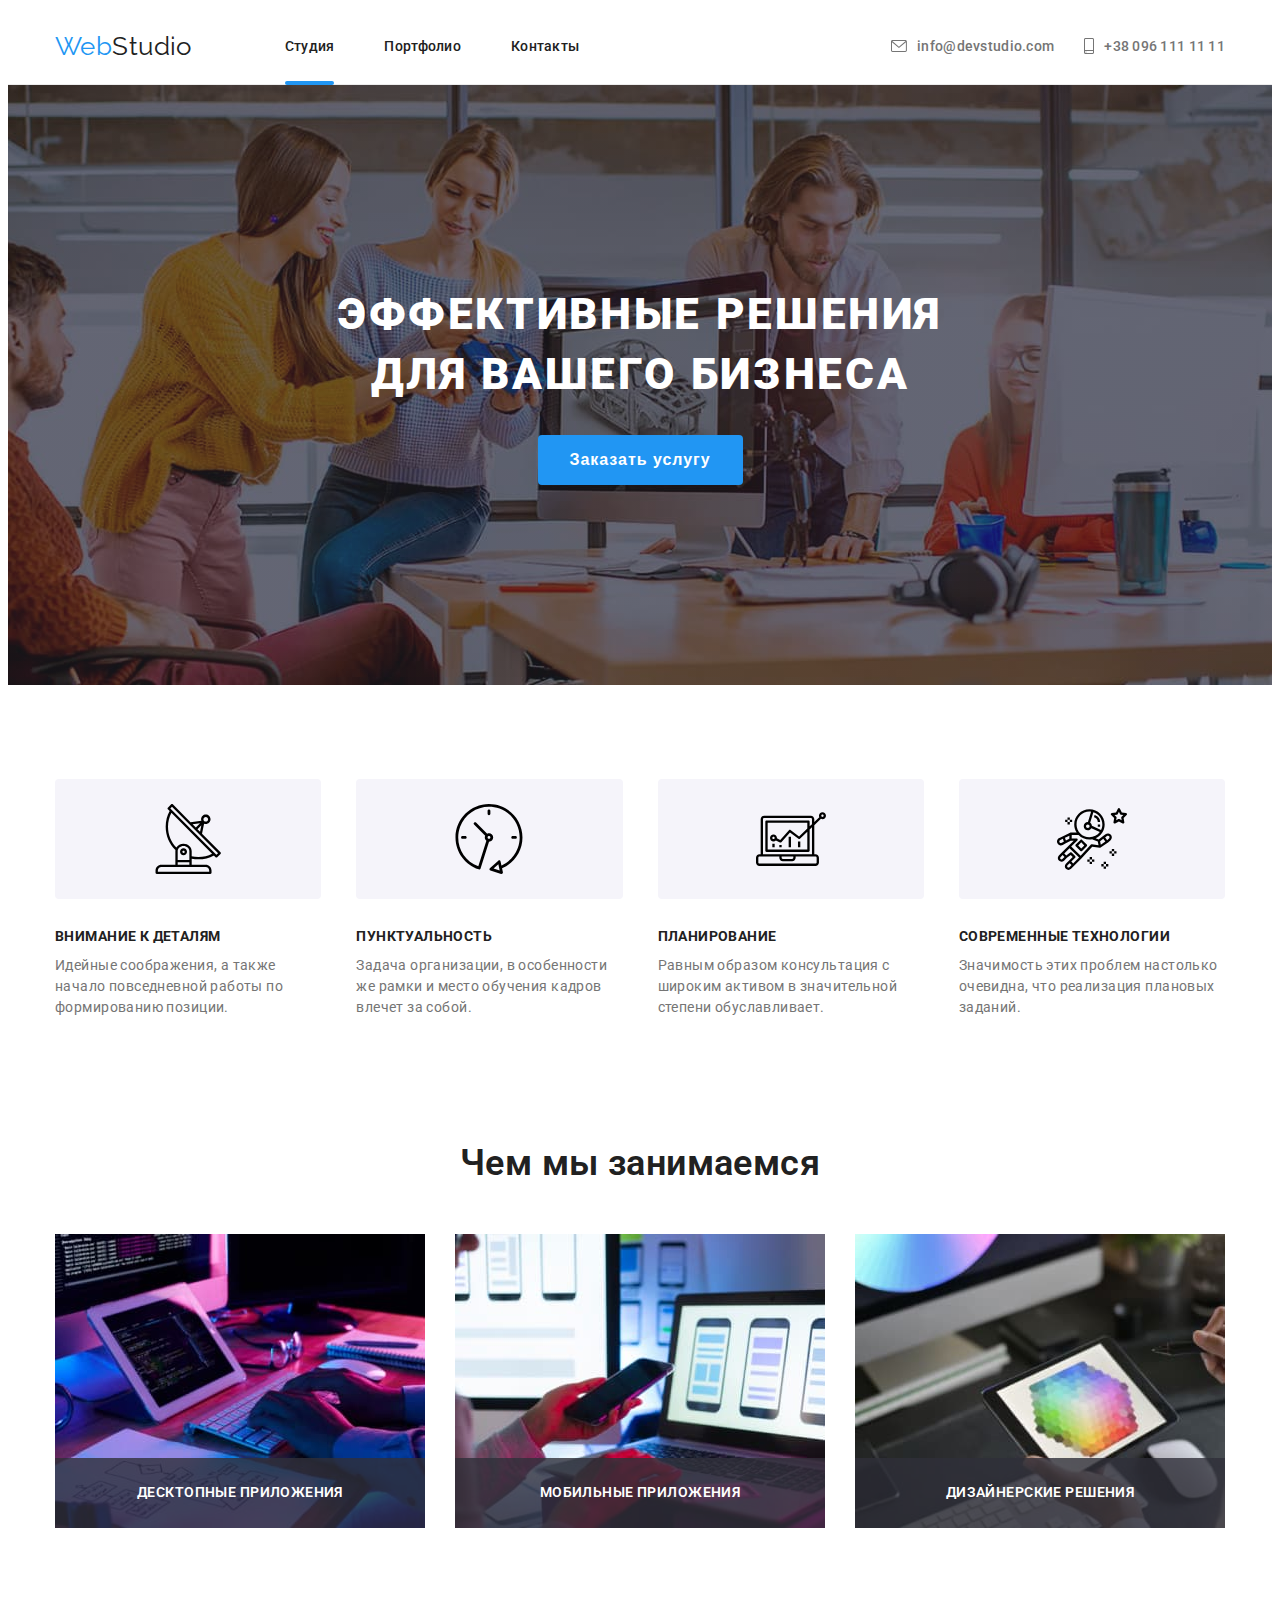
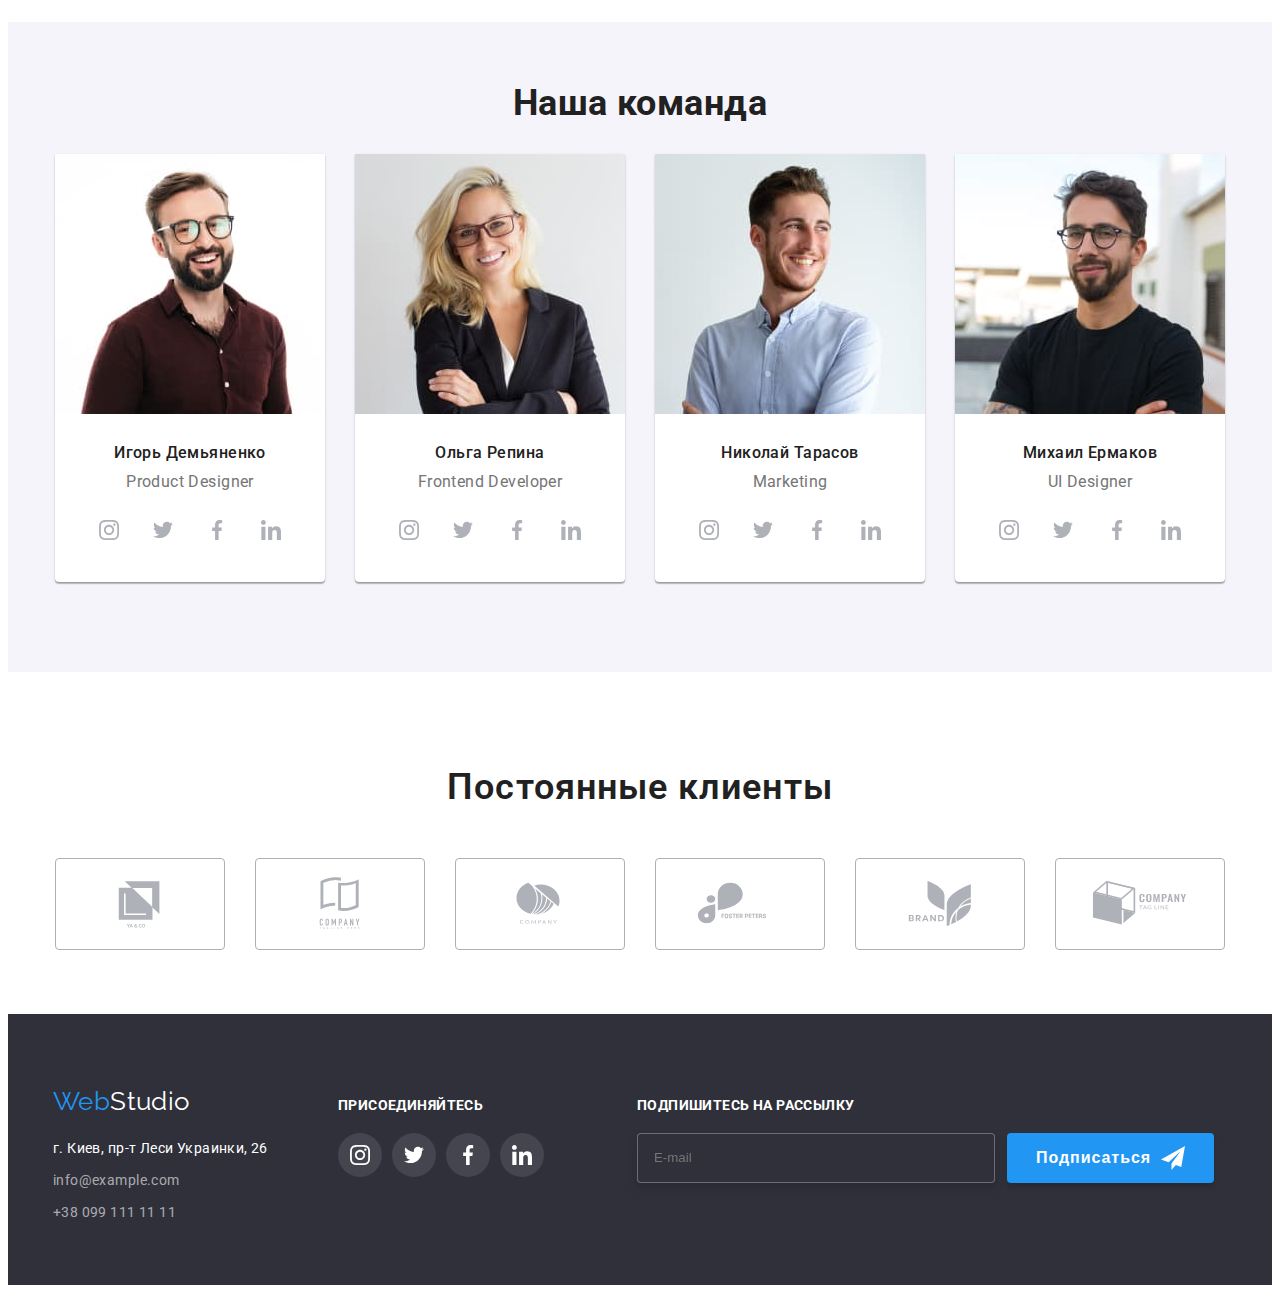
<file: index.html>
<!DOCTYPE html>
<html lang="ru">
  <head>
    <meta charset="UTF-8" />
    <meta http-equiv="X-UA-Compatible" content="IE=edge" />
    <meta name="viewport" content="width=device-width, initial-scale=1.0" />
    <title>Студия</title>
    <link
      rel="stylesheet"
      href="https://cdnjs.cloudflare.com/ajax/libs/modern-normalize/1.1.0/modern-normalize.min.css"
      integrity="sha512-wpPYUAdjBVSE4KJnH1VR1HeZfpl1ub8YT/NKx4PuQ5NmX2tKuGu6U/JRp5y+Y8XG2tV+wKQpNHVUX03MfMFn9Q=="
      crossorigin="anonymous"
      referrerpolicy="no-referrer"
    />

    <link rel="stylesheet" href="./css/main.min.css" />
    <link rel="preconnect" href="https://fonts.googleapis.com" />
    <link rel="preconnect" href="https://fonts.gstatic.com" crossorigin />
    <link
      href="https://fonts.googleapis.com/css2?family=Raleway:wght@700&family=Roboto:wght@400;500;700;900&display=swap"
      rel="stylesheet"
    />
  </head>

  <body>
    <!-- header -->
    <header class="header">
      <div class="container header__container">
        <nav class="nav">
          <a class="logo link" href="./index.html"
            ><span class="logo__text">Web</span>Studio</a
          >

          <ul class="list nav__list">
            <li class="nav__item">
              <a class="link nav__link nav__link--overlay" href="./index.html"
                >Студия</a
              >
            </li>
            <li class="nav__item">
              <a class="link nav__link" href="./portfolio.html">Портфолио</a>
            </li>
            <li class="nav__item">
              <a class="link nav__link" href="">Контакты</a>
            </li>
          </ul>
        </nav>

        <ul class="list contacts__list">
          <li class="contacts__item contacts__item--append">
            <a class="link contacts__link" href="mailto:info@devstudio.com"
              ><svg class="contacts__icon" width="16" height="12">
                <use href="./images/icons.svg#icon-mail"></use></svg
              >info@devstudio.com</a
            >
          </li>
          <li class="contacts__item">
            <a class="link contacts__link" href="tel:+380961111111">
              <svg class="contacts__icon" width="10" height="16">
                <use href="./images/icons.svg#icon-smartphone"></use></svg
              >+38 096 111 11 11</a
            >
          </li>
        </ul>

        <button
          type="button"
          class="menu-open__button"
          aria-expanded="false"
          data-menu-button
        >
          <svg
            width="20px"
            height="20px"
            aria-label="Переключатель мобильного меню"
          >
            <use
              class="button-icon icon-menu"
              href="./images/icons.svg#icon-menu"
            ></use>

            <use
              class="button-icon icon-cross"
              href="./images/icons.svg#icon-Vector"
            ></use>
          </svg>
        </button>
      </div>

      <div class="mobile-menu is-open" data-mobile-menu>
        <div class="container mobile-menu__container">
          <div class="mobile-menu-box">
            <!-- <button
              type="button"
              class="menu-close__button"
              aria-expanded="false"
              data-menu-button
            >
              <svg
                width="18px"
                height="18px"
                aria-label="Переключатель мобильного меню"
              >
                <use
                  class="button-icon icon-cross"
                  href="./images/icons.svg#icon-Vector"
                ></use>
              </svg>
            </button> -->

            <ul class="list menu-nav__list">
              <li class="menu-nav__item">
                <a
                  class="link menu-nav__link menu-nav__link--active"
                  href="./index.html"
                  >Студия</a
                >
              </li>
              <li class="menu-nav__item">
                <a class="link menu-nav__link" href="./portfolio.html"
                  >Портфолио</a
                >
              </li>
              <li class="menu-nav__item">
                <a class="link menu-nav__link" href="">Контакты</a>
              </li>
            </ul>
          </div>

          <div class="mobile-menu-box">
            <ul class="list menu-contacts__list is-open">
              <li class="menu-contacts__item">
                <a
                  class="link menu-contacts__link menu-contacts__link--accent-color"
                  href="tel:+380961111111"
                >
                  +38 096 111 11 11</a
                >
              </li>
              <li class="menu-contacts__item">
                <a
                  class="link menu-contacts__link menu-contacts__link--grey-color"
                  href="mailto:info@devstudio.com"
                  >info@devstudio.com</a
                >
              </li>
            </ul>

            <ul class="menu-social__list">
              <li class="menu-social__item">
                <a
                  class="link menu-social__link menu-social__link--overlay"
                  href="https://www.instagram.com"
                  >Instagram</a
                >
              </li>

              <li class="menu-social__item">
                <a
                  class="link menu-social__link menu-social__link--overlay"
                  href="https://twitter.com"
                  >Twitter</a
                >
              </li>
              <li class="menu-social__item">
                <a
                  class="link menu-social__link menu-social__link--overlay"
                  href="https://www.facebook.com"
                  >Facebook</a
                >
              </li>
              <li class="menu-social__item">
                <a
                  class="link menu-social__link"
                  href="https://www.linkedin.com"
                  >LinkedIn</a
                >
              </li>
            </ul>
          </div>
        </div>
      </div>
    </header>

    <main>
      <!-- hero block -->

      <section class="hero">
        <div class="container hero__container">
          <h1 class="hero__title">
            Эффективные решения <br />
            для вашего бизнеса
          </h1>
          <button class="button hero__btn" type="button" data-modal-open>
            Заказать услугу
          </button>
        </div>
      </section>

      <!-- about, advantages and svg-div blocks -->

      <section class="section about">
        <div class="container">
          <h2 class="about__title visually-hidden">Ценности нашей компании</h2>
          <ul class="list about__list">
            <li class="about__item about__item--append">
              <div class="svg-box">
                <svg class="svg-box__icon" width="70" height="70">
                  <use href="./images/icons.svg#icon-details"></use>
                </svg>
              </div>
              <h3 class="about__title">Внимание к деталям</h3>
              <p class="about__text">
                Идейные соображения, а также начало повседневной работы по
                формированию позиции.
              </p>
            </li>

            <li class="about__item about__item--append">
              <div class="svg-box">
                <svg class="svg-box__icon" width="70" height="70">
                  <use href="./images/icons.svg#icon-punctuality"></use>
                </svg>
              </div>
              <h3 class="about__title">Пунктуальность</h3>
              <p class="about__text">
                Задача организации, в особенности же рамки и место обучения
                кадров влечет за собой.
              </p>
            </li>

            <li class="about__item about__item--append">
              <div class="svg-box">
                <svg class="svg-box__icon" width="70" height="70">
                  <use href="./images/icons.svg#icon-planning"></use>
                </svg>
              </div>
              <h3 class="about__title">Планирование</h3>
              <p class="about__text">
                Равным образом консультация с широким активом в значительной
                степени обуславливает.
              </p>
            </li>

            <li class="about__item about__item--preperend">
              <div class="svg-box">
                <svg class="svg-box__icon" width="70" height="70">
                  <use href="./images/icons.svg#icon-technologies"></use>
                </svg>
              </div>
              <h3 class="about__title">Современные технологии</h3>
              <p class="about__text">
                Значимость этих проблем настолько очевидна, что реализация
                плановых заданий.
              </p>
            </li>
          </ul>
        </div>
      </section>

      <!-- activity block -->

      <section class="section activity">
        <div class="container">
          <h2 class="activity__title">Чем мы занимаемся</h2>
          <ul class="list activity__list">
            <li class="activity__item activity__item--append">
              <div class="picture-box">
                <picture>
                  <source
                    srcset="
                      ./images/desktop1200@2x.webp 2x,
                      ./images/desktop.jpg         1x
                    "
                    type="image/webp"
                  />

                  <img
                    class="picture__image"
                    src="./images/desktop.jpg"
                    alt="Человек печатает на клавиатуре"
                    width="370"
                  />
                </picture>
                <p class="picture__text">Десктопные приложения</p>
              </div>
            </li>

            <li class="activity__item activity__item--append">
              <div class="picture-box">
                <picture>
                  <source
                    srcset="
                      ./images/mobile1200@2x.webp 2x,
                      ./images/mobile.jpg         1x
                    "
                    type="image/webp"
                  />

                  <img
                    class="picture__image"
                    src="./images/mobile.jpg"
                    alt="Человек использует телефон и ноутбук"
                    width="370"
                  />
                </picture>
                <p class="picture__text">Мобильные приложения</p>
              </div>
            </li>
            <li class="activity__item activity__item--prepend">
              <div class="picture-box">
                <picture>
                  <source
                    srcset="
                      ./images/designe1200@2x.webp 2x,
                      ./images/designe.jpg         1x
                    "
                    type="image/webp"
                  />

                  <img
                    class="picture__image"
                    src="./images/designe.jpg"
                    alt="Цветовая палитра"
                    width="370"
                  />
                </picture>
                <p class="picture__text">Дизайнерские решения</p>
              </div>
            </li>
          </ul>
        </div>
      </section>

      <!-- team block -->

      <section class="section team">
        <div class="container">
          <h2 class="team__title">Наша команда</h2>
          <ul class="list team__list">
            <li class="team__item team__item--append">
              <picture>
                <source
                  srcset="
                    ./images/demyanenko1200@2x.webp 2x,
                    ./images/demyanenko1200.jpg     1x
                  "
                  media="(min-width: 1200px)"
                  type="image/webp"
                />

                <source
                  srcset="
                    ./images/demyanenko768@2x.webp 2x,
                    ./images/demyanenko768.jpg     1x
                  "
                  media="(min-width: 768px)"
                  type="image/webp"
                />

                <source
                  srcset="
                    ./images/demyanenko480@2x.webp 2x,
                    ./images/demyanenko480.jpg     1x
                  "
                  media="(min-width: 480px)"
                  type="image/webp"
                />

                <img
                  class="team__image"
                  src="./images/demyanenko480.jpg"
                  alt="Игорь Демьяненко"
                  width="270"
                />
              </picture>

              <div class="social-networks">
                <h3 class="social-networks__title">Игорь Демьяненко</h3>
                <p class="social-networks__text" lang="en">Product Designer</p>
                <ul class="list social-networks__list">
                  <li
                    class="social-networks__item social-networks__item--append"
                  >
                    <a class="social-networks__link" href="">
                      <svg
                        class="social-icon social-networks__icon"
                        width="20"
                        height="20"
                      >
                        <use href="./images/icons.svg#icon-instagram"></use>
                      </svg>
                    </a>
                  </li>
                  <li
                    class="social-networks__item social-networks__item--append"
                  >
                    <a class="social-networks__link" href=""
                      ><svg
                        class="social-icon social-networks__icon"
                        width="20"
                        height="20"
                      >
                        <use href="./images/icons.svg#icon-twitter"></use></svg
                    ></a>
                  </li>
                  <li
                    class="social-networks__item social-networks__item--append"
                  >
                    <a class="social-networks__link" href=""
                      ><svg
                        class="social-icon social-networks__icon"
                        width="20"
                        height="20"
                      >
                        <use href="./images/icons.svg#icon-facebook"></use></svg
                    ></a>
                  </li>
                  <li
                    class="social-networks__item .social-networks__item--prepend"
                  >
                    <a class="social-networks__link" href=""
                      ><svg
                        class="social-icon social-networks__icon"
                        width="20"
                        height="20"
                      >
                        <use href="./images/icons.svg#icon-linkedin"></use></svg
                    ></a>
                  </li>
                </ul>
              </div>
            </li>

            <li class="team__item team__item--append">
              <picture>
                <source
                  srcset="
                    ./images/repina1200@2x.webp 2x,
                    ./images/repina1200.jpg     1x
                  "
                  media="(min-width: 1200px)"
                  type="image/webp"
                />

                <source
                  srcset="
                    ./images/repina768@2x.webp 2x,
                    ./images/repina768.jpg     1x
                  "
                  media="(min-width: 768px)"
                  type="image/webp"
                />

                <source
                  srcset="
                    ./images/repina480@2x.webp 2x,
                    ./images/repina480.jpg     1x
                  "
                  media="(min-width: 480px)"
                  type="image/webp"
                />

                <img
                  class="team__image"
                  src="./images/repina480.jpg"
                  alt="Ольга Репина"
                  width="270"
                />
              </picture>
              <div class="social-networks">
                <h3 class="social-networks__title">Ольга Репина</h3>
                <p class="social-networks__text" lang="en">
                  Frontend Developer
                </p>
                <ul class="list social-networks__list">
                  <li
                    class="social-networks__item social-networks__item--append"
                  >
                    <a class="social-networks__link" href="">
                      <svg
                        class="social-icon social-networks__icon"
                        width="20"
                        height="20"
                      >
                        <use href="./images/icons.svg#icon-instagram"></use>
                      </svg>
                    </a>
                  </li>
                  <li
                    class="social-networks__item social-networks__item--append"
                  >
                    <a class="social-networks__link" href=""
                      ><svg
                        class="social-networks__icon"
                        width="20"
                        height="20"
                      >
                        <use href="./images/icons.svg#icon-twitter"></use></svg
                    ></a>
                  </li>
                  <li
                    class="social-networks__item social-networks__item--append"
                  >
                    <a class="social-networks__link" href=""
                      ><svg
                        class="social-icon social-networks__icon"
                        width="20"
                        height="20"
                      >
                        <use href="./images/icons.svg#icon-facebook"></use></svg
                    ></a>
                  </li>
                  <li
                    class="social-networks__item .social-networks__item--prepend"
                  >
                    <a class="social-networks__link" href=""
                      ><svg
                        class="social-icon social-networks__icon"
                        width="20"
                        height="20"
                      >
                        <use href="./images/icons.svg#icon-linkedin"></use></svg
                    ></a>
                  </li>
                </ul>
              </div>
            </li>

            <li class="team__item team__item--append">
              <picture>
                <source
                  srcset="
                    ./images/tarasov1200@2x.webp 2x,
                    ./images/tarasov1200.jpg     1x
                  "
                  media="(min-width: 1200px)"
                  type="image/webp"
                />

                <source
                  srcset="
                    ./images/tarasov768@2x.webp 2x,
                    ./images/tarasov768.jpg     1x
                  "
                  media="(min-width: 768px)"
                  type="image/webp"
                />

                <source
                  srcset="
                    ./images/tarasov480@2x.webp 2x,
                    ./images/tarasov480.jpg     1x
                  "
                  media="(min-width: 480px)"
                  type="image/webp"
                />

                <img
                  class="team__image"
                  src="./images/tarasov480.jpg"
                  alt="Николай Тарасов"
                  width="270"
                />
              </picture>
              <div class="social-networks">
                <h3 class="social-networks__title">Николай Тарасов</h3>
                <p class="social-networks__text" lang="en">Marketing</p>
                <ul class="list social-networks__list">
                  <li
                    class="social-networks__item social-networks__item--append"
                  >
                    <a class="social-networks__link" href="">
                      <svg
                        class="social-icon social-networks__icon"
                        width="20"
                        height="20"
                      >
                        <use href="./images/icons.svg#icon-instagram"></use>
                      </svg>
                    </a>
                  </li>
                  <li
                    class="social-networks__item social-networks__item--append"
                  >
                    <a class="social-networks__link" href=""
                      ><svg
                        class="social-icon social-networks__icon"
                        width="20"
                        height="20"
                      >
                        <use href="./images/icons.svg#icon-twitter"></use></svg
                    ></a>
                  </li>
                  <li
                    class="social-networks__item social-networks__item--append"
                  >
                    <a class="social-networks__link" href=""
                      ><svg
                        class="social-icon social-networks__icon"
                        width="20"
                        height="20"
                      >
                        <use href="./images/icons.svg#icon-facebook"></use></svg
                    ></a>
                  </li>
                  <li
                    class="social-networks__item .social-networks__item--prepend"
                  >
                    <a class="social-icon social-networks__link" href=""
                      ><svg
                        class="social-networks__icon"
                        width="20"
                        height="20"
                      >
                        <use href="./images/icons.svg#icon-linkedin"></use></svg
                    ></a>
                  </li>
                </ul>
              </div>
            </li>

            <li class="team__item">
              <picture>
                <source
                  srcset="
                    ./images/ermakov1200@2x.webp 2x,
                    ./images/ermakov1200.jpg     1x
                  "
                  media="(min-width: 1200px)"
                  type="image/webp"
                />

                <source
                  srcset="
                    ./images/ermakov768@2x.webp 2x,
                    ./images/ermakov768.jpg     1x
                  "
                  media="(min-width: 768px)"
                  type="image/webp"
                />

                <source
                  srcset="
                    ./images/ermakov480@2x.webp 2x,
                    ./images/ermakov480.jpg     1x
                  "
                  media="(min-width: 480px)"
                  type="image/webp"
                />

                <img
                  class="team__image"
                  src="./images/ermakov480.jpg"
                  alt="Михаил Ермаков"
                  width="270"
                />
              </picture>
              <div class="social-networks">
                <h3 class="social-networks__title">Михаил Ермаков</h3>
                <p class="social-networks__text" lang="en">UI Designer</p>
                <ul class="list social-networks__list">
                  <li
                    class="social-networks__item social-networks__item--append"
                  >
                    <a class="social-networks__link" href="">
                      <svg
                        class="social-icon social-networks__icon"
                        width="20"
                        height="20"
                      >
                        <use href="./images/icons.svg#icon-instagram"></use>
                      </svg>
                    </a>
                  </li>
                  <li
                    class="social-networks__item social-networks__item--append"
                  >
                    <a class="social-networks__link" href=""
                      ><svg
                        class="social-icon social-networks__icon"
                        width="20"
                        height="20"
                      >
                        <use href="./images/icons.svg#icon-twitter"></use></svg
                    ></a>
                  </li>
                  <li
                    class="social-networks__item social-networks__item--append"
                  >
                    <a class="social-networks__link" href=""
                      ><svg
                        class="social-icon social-networks__icon"
                        width="20"
                        height="20"
                      >
                        <use href="./images/icons.svg#icon-facebook"></use></svg
                    ></a>
                  </li>
                  <li
                    class="social-networks__item .social-networks__item--prepend"
                  >
                    <a class="social-networks__link" href=""
                      ><svg
                        class="social-icon social-networks__icon"
                        width="20"
                        height="20"
                      >
                        <use href="./images/icons.svg#icon-linkedin"></use></svg
                    ></a>
                  </li>
                </ul>
              </div>
            </li>
          </ul>
        </div>
      </section>
    </main>

    <!-- clients block -->

    <section class="section clients">
      <div class="container">
        <h2 class="clients__title">Постоянные клиенты</h2>
        <ul class="list clients__list">
          <li class="clients__item clients__item--append">
            <a class="link clients__link" href=""
              ><svg class="clients__icon" width="106" height="60">
                <use href="./images/icons.svg#icon-ya-go-1"></use></svg
            ></a>
          </li>
          <li class="clients__item clients__item--append">
            <a class="link clients__link" href=""
              ><svg class="clients__icon" width="106" height="60">
                <use href="./images/icons.svg#icon-tagline-2"></use></svg
            ></a>
          </li>
          <li class="clients__item clients__item--append">
            <a class="link clients__link" href=""
              ><svg class="clients__icon" width="106" height="60">
                <use href="./images/icons.svg#icon-company-3"></use></svg
            ></a>
          </li>
          <li class="clients__item clients__item--append">
            <a class="link clients__link" href=""
              ><svg class="clients__icon" width="106" height="60">
                <use href="./images/icons.svg#icon-foster-4"></use></svg
            ></a>
          </li>
          <li class="clients__item clients__item--append">
            <a class="link clients__link" href=""
              ><svg class="clients__icon" width="106" height="60">
                <use href="./images/icons.svg#icon-brand-5"></use></svg
            ></a>
          </li>
          <li class="clients__item">
            <a class="link clients__link" href=""
              ><svg class="clients__icon" width="106" height="60">
                <use href="./images/icons.svg#icon-company-6"></use></svg
            ></a>
          </li>
        </ul>
      </div>
    </section>

    <!-- footer -->

    <footer class="footer">
      <div class="container footer__container">
        <div class="footer-box">
          <div class="footer-address">
            <a class="link logo logo--inverse" href="/index.html"
              ><span class="logo__text logo__text--accent-color">Web</span
              >Studio</a
            >

            <address class="footer-address__address">
              <ul class="list footer-address__list">
                <li class="footer-address__item footer-address__item--append">
                  <a
                    class="link footer-address__link footer-address__link--light-color"
                    target="_blank"
                    rel="noopener noreferrer"
                    href="https://goo.gl/maps/jbVV8wjMCnb47XMv7"
                    >г. Киев, пр-т Леси Украинки, 26</a
                  >
                </li>
                <li class="footer-address__item footer-address__item--append">
                  <a
                    class="link footer-address__link"
                    href="mailto:info@example.com"
                    >info@example.com</a
                  >
                </li>
                <li class="footer-address__item">
                  <a class="link footer-address__link" href="tel:+380991111111"
                    >+38 099 111 11 11</a
                  >
                </li>
              </ul>
            </address>
          </div>

          <div class="footer-social">
            <p class="footer-social__text">присоединяйтесь</p>
            <ul class="list footer-social__list">
              <li class="footer-social__item footer-social__item--append">
                <a class="footer-social__link" href="">
                  <svg
                    class="social-icon footer-social__icon"
                    width="20"
                    height="20"
                  >
                    <use href="./images/icons.svg#icon-instagram"></use>
                  </svg>
                </a>
              </li>
              <li class="footer-social__item footer-social__item--append">
                <a class="footer-social__link" href=""
                  ><svg
                    class="social-icon footer-social__icon"
                    width="20"
                    height="20"
                  >
                    <use href="./images/icons.svg#icon-twitter"></use></svg
                ></a>
              </li>
              <li class="footer-social__item footer-social__item--append">
                <a class="footer-social__link" href=""
                  ><svg
                    class="social-icon footer-social__icon"
                    width="20"
                    height="20"
                  >
                    <use href="./images/icons.svg#icon-facebook"></use></svg
                ></a>
              </li>
              <li class="footer-social__item">
                <a class="footer-social__link" href=""
                  ><svg
                    class="social-icon footer-social__icon"
                    width="20"
                    height="20"
                  >
                    <use href="./images/icons.svg#icon-linkedin"></use></svg
                ></a>
              </li>
            </ul>
          </div>
        </div>

        <!-- form -->

        <form class="form" action="#">
          <div class="footer-form-box footer-form-box--uppend">
            <div class="footer-form">
              <p class="footer-form__label">Подпишитесь на рассылку</p>
              <input
                class="input footer-form__input"
                type="email"
                name="user-send-email"
                placeholder="E-mail"
              />
            </div>
            <div class="button-box">
              <button class="button button--styles" type="submit">
                Подписаться<svg class="button__icon" width="24" height="24">
                  <use href="images/icons.svg#icon-icon-send"></use>
                </svg>
              </button>
            </div>
          </div>
        </form>
      </div>
    </footer>

    <!-- modal -->

    <div class="backdrop-hidden is-hidden" data-modal>
      <div class="modal">
        <button class="modal-close" data-modal-close>
          <svg class="modal-close__icon" width="10" height="10">
            <use href="images/icons.svg#icon-Vector"></use>
          </svg>
        </button>

        <p class="modal__title">Оставьте свои данные, мы вам перезвоним</p>

        <form class="modal-form" action="#" autocomplete="off">
          <div class="modal-form-box modal-form-box--appened">
            <label class="modal-form__label" for="user-name">Имя</label>
            <input
              class="input modal-form__input"
              type="text"
              name="user-name"
              id="user-name"
            />
            <svg class="modal-form__icon" width="12" height="12">
              <use href="images/icons.svg#icon-name"></use>
            </svg>
          </div>

          <div class="modal-form-box modal-form-box--appened">
            <label class="modal-form__label" for="user-tel">Телефон</label>
            <input
              class="input modal-form__input"
              type="tel"
              name="user-tel"
              id="user-tel"
            />
            <svg class="modal-form__icon" width="13" height="13">
              <use href="images/icons.svg#icon-tel"></use>
            </svg>
          </div>

          <div class="modal-form-box modal-form-box--appened">
            <label class="modal-form__label" for="user-email">Почта</label>
            <input
              class="input modal-form__input"
              type="email"
              name="user-email"
              id="user-email"
            />
            <svg class="modal-form__icon" width="15" height="12">
              <use href="images/icons.svg#icon-email"></use>
            </svg>
          </div>

          <div class="modal-form-box">
            <label class="modal-form__label" for="user-text">Комментарий</label>
            <textarea
              class="input modal-form__input modal-form__textarea modal-form__input--refactoring"
              name="user-text"
              placeholder="Введите текст"
              id="user-text"
            ></textarea>
          </div>

          <div class="form-checkbox">
            <label class="form-checkbox__checkbox" for="user-checkbox">
              <input
                class="input form-checkbox__input"
                type="checkbox"
                value="license"
                name="user-checkbox"
                id="user-checkbox"
              />
              <span class="form-checkbox__text"> </span>
              Соглашаюсь с рассылкой и принимаю

              <span class="form-checkbox__span"
                ><a class="form-checkbox__link" href=""
                  >Условия договора</a
                ></span
              >
            </label>
          </div>

          <div class="form-button">
            <button class="button button__submit" type="submit">
              Отправить
            </button>
          </div>
        </form>
      </div>
    </div>

    <script src="./js/modal.js"></script>
    <script src="./js/mobile-menu.js"></script>
  </body>
</html>
</file>
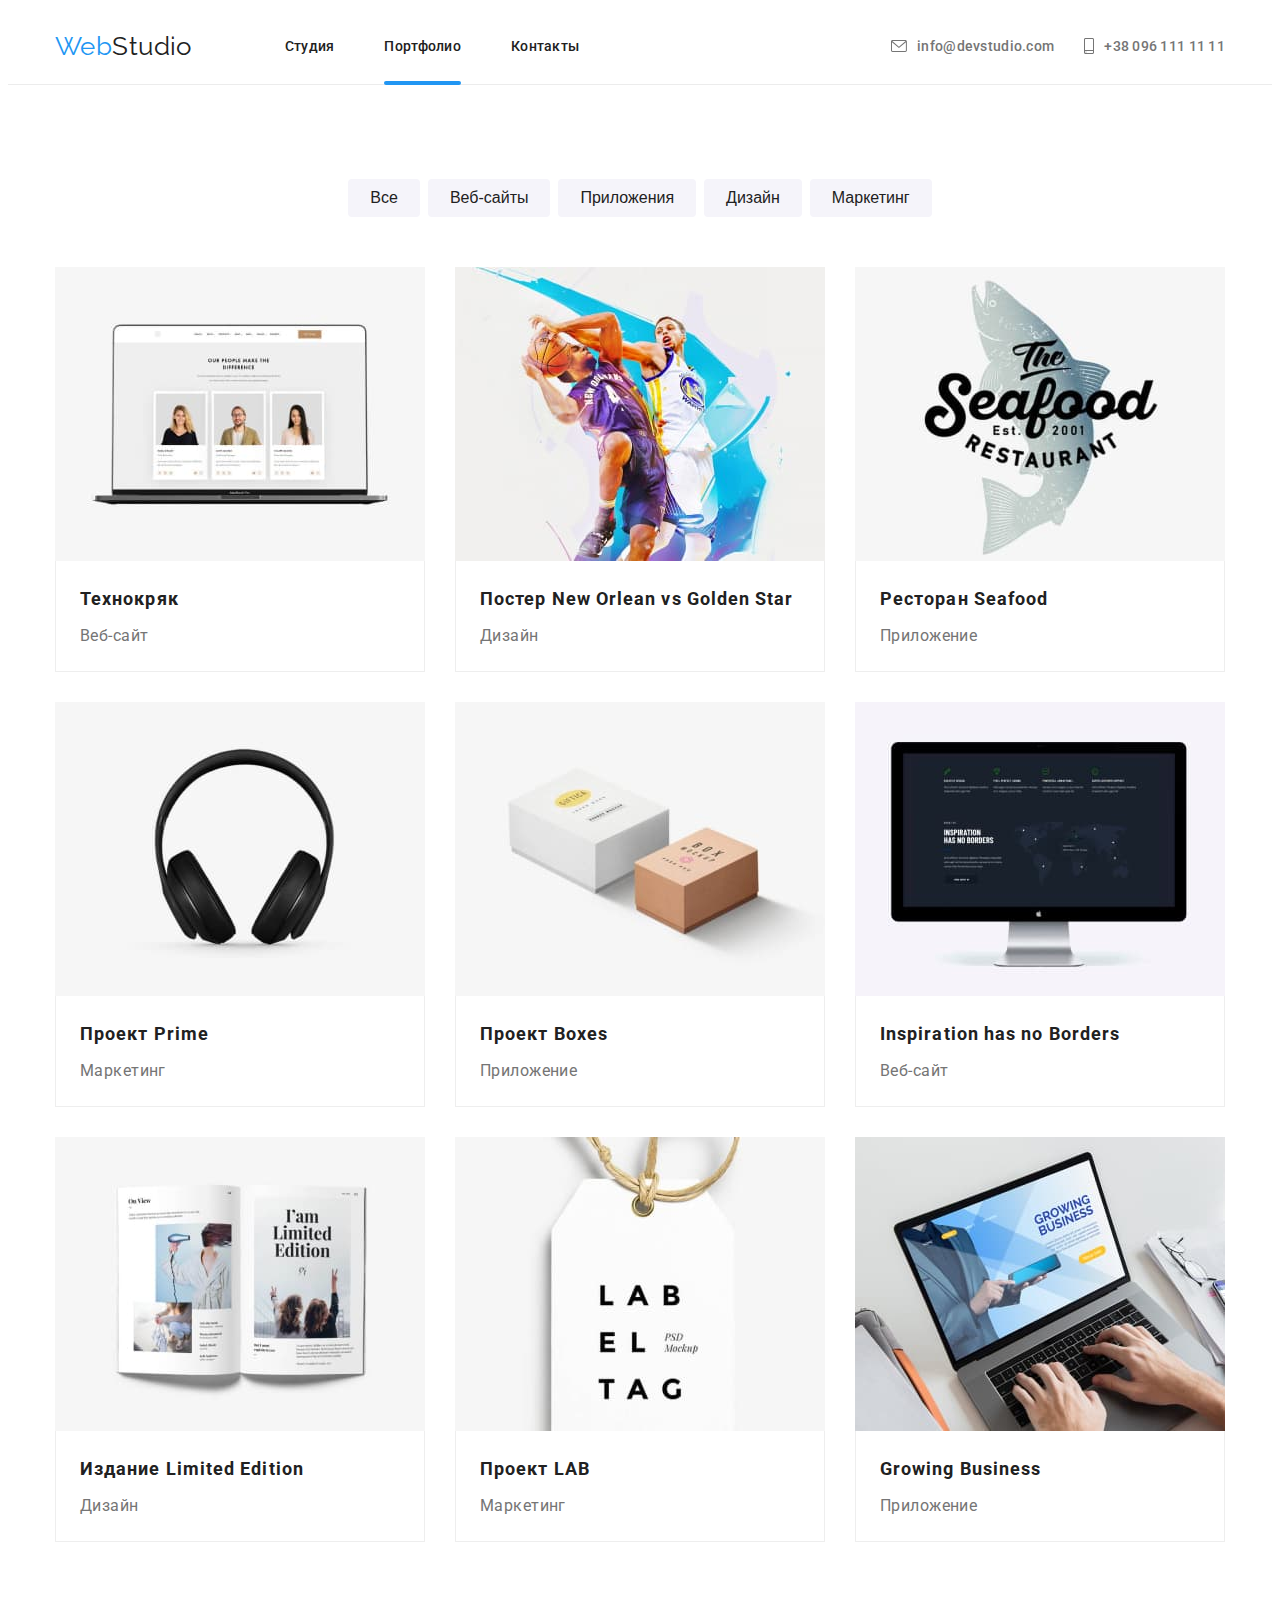
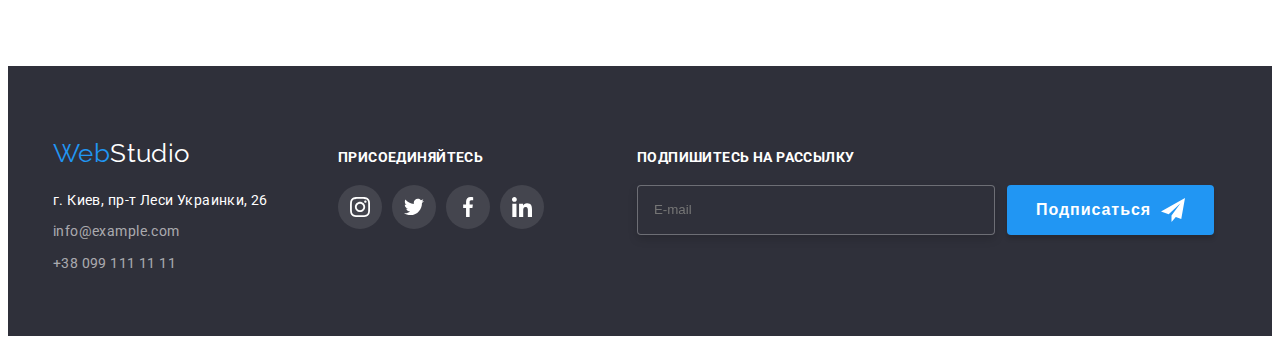
<file: portfolio.html>
<!DOCTYPE html>
<html lang="ru">
  <head>
    <meta charset="UTF-8" />
    <meta http-equiv="X-UA-Compatible" content="IE=edge" />
    <meta name="viewport" content="width=device-width, initial-scale=1.0" />
    <title>Студия</title>
    <link
      rel="stylesheet"
      href="https://cdnjs.cloudflare.com/ajax/libs/modern-normalize/1.1.0/modern-normalize.min.css"
      integrity="sha512-wpPYUAdjBVSE4KJnH1VR1HeZfpl1ub8YT/NKx4PuQ5NmX2tKuGu6U/JRp5y+Y8XG2tV+wKQpNHVUX03MfMFn9Q=="
      crossorigin="anonymous"
      referrerpolicy="no-referrer"
    />

    <link rel="stylesheet" href="./css/main.min.css" />
    <link rel="preconnect" href="https://fonts.googleapis.com" />
    <link rel="preconnect" href="https://fonts.gstatic.com" crossorigin />
    <link
      href="https://fonts.googleapis.com/css2?family=Raleway:wght@700&family=Roboto:wght@400;500;700;900&display=swap"
      rel="stylesheet"
    />
  </head>

  <body>
    <!-- header -->
    <header class="header">
      <div class="container header__container">
        <nav class="nav">
          <a class="logo link" href="./index.html"
            ><span class="logo__text">Web</span>Studio</a
          >

          <ul class="list nav__list">
            <li class="nav__item">
              <a class="link nav__link" href="./index.html">Студия</a>
            </li>
            <li class="nav__item">
              <a
                class="link nav__link nav__link--overlay"
                href="./portfolio.html"
                >Портфолио</a
              >
            </li>
            <li class="nav__item">
              <a class="link nav__link" href="">Контакты</a>
            </li>
          </ul>
        </nav>

        <ul class="list contacts__list">
          <li class="contacts__item contacts__item--append">
            <a class="link contacts__link" href="mailto:info@devstudio.com"
              ><svg class="contacts__icon" width="16" height="12">
                <use href="./images/icons.svg#icon-mail"></use></svg
              >info@devstudio.com</a
            >
          </li>
          <li class="contacts__item">
            <a class="link contacts__link" href="tel:+380961111111">
              <svg class="contacts__icon" width="10" height="16">
                <use href="./images/icons.svg#icon-smartphone"></use></svg
              >+38 096 111 11 11</a
            >
          </li>
        </ul>

        <button
          type="button"
          class="menu-open__button"
          aria-expanded="false"
          data-menu-button
        >
          <svg
            width="20px"
            height="20px"
            aria-label="Переключатель мобильного меню"
          >
            <use
              class="button-icon icon-menu"
              href="./images/icons.svg#icon-menu"
            ></use>

            <use
              class="button-icon icon-cross"
              href="./images/icons.svg#icon-Vector"
            ></use>
          </svg>
        </button>
      </div>

      <div class="mobile-menu is-open" data-mobile-menu>
        <div class="container mobile-menu__container">
          <div class="mobile-menu-box">
            <!-- <button
              type="button"
              class="menu-close__button"
              aria-expanded="false"
              data-menu-button
            >
              <svg
                width="18px"
                height="18px"
                aria-label="Переключатель мобильного меню"
              >
                <use
                  class="button-icon icon-cross"
                  href="./images/icons.svg#icon-Vector"
                ></use>
              </svg>
            </button> -->

            <ul class="list menu-nav__list">
              <li class="menu-nav__item">
                <a class="link menu-nav__link" href="./index.html">Студия</a>
              </li>
              <li class="menu-nav__item">
                <a
                  class="link menu-nav__link menu-nav__link--active"
                  href="./portfolio.html"
                  >Портфолио</a
                >
              </li>
              <li class="menu-nav__item">
                <a class="link menu-nav__link" href="">Контакты</a>
              </li>
            </ul>
          </div>

          <div class="mobile-menu-box">
            <ul class="list menu-contacts__list is-open">
              <li class="menu-contacts__item">
                <a
                  class="link menu-contacts__link menu-contacts__link--accent-color"
                  href="tel:+380961111111"
                >
                  +38 096 111 11 11</a
                >
              </li>
              <li class="menu-contacts__item">
                <a
                  class="link menu-contacts__link menu-contacts__link--grey-color"
                  href="mailto:info@devstudio.com"
                  >info@devstudio.com</a
                >
              </li>
            </ul>

            <ul class="menu-social__list">
              <li class="menu-social__item">
                <a
                  class="link menu-social__link menu-social__link--overlay"
                  href="https://www.instagram.com"
                  >Instagram</a
                >
              </li>

              <li class="menu-social__item">
                <a
                  class="link menu-social__link menu-social__link--overlay"
                  href="https://twitter.com"
                  >Twitter</a
                >
              </li>
              <li class="menu-social__item">
                <a
                  class="link menu-social__link menu-social__link--overlay"
                  href="https://www.facebook.com"
                  >Facebook</a
                >
              </li>
              <li class="menu-social__item">
                <a
                  class="link menu-social__link"
                  href="https://www.linkedin.com"
                  >LinkedIn</a
                >
              </li>
            </ul>
          </div>
        </div>
      </div>
    </header>

    <main>
      <!-- portfolio page -->
      <section class="section portfolio">
        <div class="container portfolio__container">
          <!-- logical header  -->
          <h1 class="portfolio-filter__title visually-hidden">Портфолио</h1>
          <!-- visually-hidden ??? -->
          <!-- button block -->
          <ul class="list portfolio-filter__list">
            <li class="portfolio-filter__item">
              <button class="portfolio-filter__button" type="button">
                Все
              </button>
            </li>
            <li class="portfolio-filter__item">
              <button class="portfolio-filter__button" type="button">
                Веб-сайты
              </button>
            </li>
            <li class="portfolio-filter__item">
              <button class="portfolio-filter__button" type="button">
                Приложения
              </button>
            </li>
            <li class="portfolio-filter__item">
              <button class="portfolio-filter__button" type="button">
                Дизайн
              </button>
            </li>
            <li class="portfolio-filter__item portfolio-filter__item--append">
              <button class="portfolio-filter__button" type="button">
                Маркетинг
              </button>
            </li>
          </ul>

          <ul class="list portfolio__list">
            <li class="portfolio__item">
              <a class="link portfolio__link" href="">
                <div class="portfolio-box">
                  <picture>
                    <source
                      srcset="
                        ./images/portfolio/tekhnokryak1200@2x.webp 2x,
                        ./images/portfolio/tekhnokryak1200.jpg     1x
                      "
                      media="(min-width: 1200px)"
                      type="image/webp"
                    />

                    <source
                      srcset="
                        ./images/portfolio/tekhnokryak768@2x.webp 2x,
                        ./images/portfolio/tekhnokryak768.jpg     1x
                      "
                      media="(min-width: 768px)"
                      type="image/webp"
                    />

                    <source
                      srcset="
                        ./images/portfolio/tekhnokryak480@2x.webp 2x,
                        ./images/portfolio/tekhnokryak480.jpg     1x
                      "
                      media="(min-width: 480px)"
                      type="image/webp"
                    />

                    <img
                      class="portfolio__image"
                      src="./images/portfolio/tekhnokryak480.jpg"
                      alt="Веб-сайт"
                      width="370"
                    />
                  </picture>
                  <p class="portfolio__text">
                    Технокряк это современная площадка распространения
                    коронавируса. Компании используют эту платформу для
                    цифрового шпионажа и атак на защищённые сервера конкурентов.
                  </p>
                </div>

                <div class="portfolio-caption">
                  <h2 class="portfolio__name">Технокряк</h2>
                  <p class="portfolio__category portfolio__category">
                    Веб-сайт
                  </p>
                </div>
              </a>
            </li>

            <li class="portfolio__item">
              <a class="link portfolio__link" href="">
                <div class="portfolio-box">
                  <picture>
                    <source
                      srcset="
                        ./images/portfolio/new-orlean1200@2x.webp 2x,
                        ./images/portfolio/new-orlean1200.jpg     1x
                      "
                      media="(min-width: 1200px)"
                      type="image/webp"
                    />

                    <source
                      srcset="
                        ./images/portfolio/new-orlean768@2x.webp 2x,
                        ./images/portfolio/new-orlean768.jpg     1x
                      "
                      media="(min-width: 768px)"
                      type="image/webp"
                    />

                    <source
                      srcset="
                        ./images/portfolio/new-orlean480@2x.webp 2x,
                        ./images/portfolio/new-orlean480.jpg     1x
                      "
                      media="(min-width: 480px)"
                      type="image/webp"
                    />

                    <img
                      class="portfolio__image"
                      src="./images/portfolio/new-orlean480.jpg"
                      alt="Баскетболисты играют в баскетбол"
                      width="370"
                    />
                  </picture>

                  <p class="portfolio__text">
                    Технокряк это современная площадка распространения
                    коронавируса. Компании используют эту платформу для
                    цифрового шпионажа и атак на защищённые сервера конкурентов.
                  </p>
                </div>

                <div class="portfolio-caption">
                  <h2 class="portfolio__name">
                    Постер New Orlean vs Golden Star
                  </h2>
                  <p class="portfolio__category">Дизайн</p>
                </div>
              </a>
            </li>

            <li class="portfolio__item">
              <a class="link portfolio__link" href="">
                <div class="portfolio-box">
                  <picture>
                    <source
                      srcset="
                        ./images/portfolio/seafood1200@2x.webp 2x,
                        ./images/portfolio/seafood1200.jpg     1x
                      "
                      media="(min-width: 1200px)"
                      type="image/webp"
                    />

                    <source
                      srcset="
                        ./images/portfolio/seafood768@2x.webp 2x,
                        ./images/portfolio/seafood768.jpg     1x
                      "
                      media="(min-width: 768px)"
                      type="image/webp"
                    />

                    <source
                      srcset="
                        ./images/portfolio/seafood480@2x.webp 2x,
                        ./images/portfolio/seafood480.jpg     1x
                      "
                      media="(min-width: 480px)"
                      type="image/webp"
                    />

                    <img
                      class="portfolio__image"
                      src="./images/portfolio/seafood480.jpg"
                      alt="Логотип с рыбой"
                      width="370"
                    />
                  </picture>

                  <p class="portfolio__text">
                    Технокряк это современная площадка распространения
                    коронавируса. Компании используют эту платформу для
                    цифрового шпионажа и атак на защищённые сервера конкурентов.
                  </p>
                </div>

                <div class="portfolio-caption">
                  <h2 class="portfolio__name">Ресторан Seafood</h2>
                  <p class="portfolio__category">Приложение</p>
                </div>
              </a>
            </li>

            <li class="portfolio__item">
              <a class="link portfolio__link" href="">
                <div class="portfolio-box">
                  <picture>
                    <source
                      srcset="
                        ./images/portfolio/proekt-prime1200@2x.webp 2x,
                        ./images/portfolio/proekt-prime1200.jpg     1x
                      "
                      media="(min-width: 1200px)"
                      type="image/webp"
                    />

                    <source
                      srcset="
                        ./images/portfolio/proekt-prime768@2x.webp 2x,
                        ./images/portfolio/proekt-prime768.jpg     1x
                      "
                      media="(min-width: 768px)"
                      type="image/webp"
                    />

                    <source
                      srcset="
                        ./images/portfolio/proekt-prime480@2x.webp 2x,
                        ./images/portfolio/proekt-prime480.jpg     1x
                      "
                      media="(min-width: 480px)"
                      type="image/webp"
                    />

                    <img
                      class="portfolio__image"
                      src="./images/portfolio/proekt-prime480.jpg"
                      alt="Черные наушники"
                      width="370"
                    />
                  </picture>

                  <p class="portfolio__text">
                    Технокряк это современная площадка распространения
                    коронавируса. Компании используют эту платформу для
                    цифрового шпионажа и атак на защищённые сервера конкурентов.
                  </p>
                </div>

                <div class="portfolio-caption">
                  <h2 class="portfolio__name">Проект Prime</h2>
                  <p class="portfolio__category">Маркетинг</p>
                </div>
              </a>
            </li>

            <li class="portfolio__item">
              <a class="link portfolio__link" href="">
                <div class="portfolio-box">
                  <picture>
                    <source
                      srcset="
                        ./images/portfolio/proekt-boxes1200@2x.webp 2x,
                        ./images/portfolio/proekt-boxes1200.jpg     1x
                      "
                      media="(min-width: 1200px)"
                      type="image/webp"
                    />

                    <source
                      srcset="
                        ./images/portfolio/proekt-boxes768@2x.webp 2x,
                        ./images/portfolio/proekt-boxes768.jpg     1x
                      "
                      media="(min-width: 768px)"
                      type="image/webp"
                    />

                    <source
                      srcset="
                        ./images/portfolio/proekt-boxes480@2x.webp 2x,
                        ./images/portfolio/proekt-boxes480.jpg     1x
                      "
                      media="(min-width: 480px)"
                      type="image/webp"
                    />

                    <img
                      class="portfolio__image"
                      src="./images/portfolio/proekt-boxes480.jpg"
                      alt="Две коробки"
                      width="370"
                    />
                  </picture>

                  <p class="portfolio__text">
                    Технокряк это современная площадка распространения
                    коронавируса. Компании используют эту платформу для
                    цифрового шпионажа и атак на защищённые сервера конкурентов.
                  </p>
                </div>

                <div class="portfolio-caption">
                  <h2 class="portfolio__name">Проект Boxes</h2>
                  <p class="portfolio__category">Приложение</p>
                </div>
              </a>
            </li>

            <li class="portfolio__item">
              <a class="link portfolio__link" href="">
                <div class="portfolio-box">
                  <picture>
                    <source
                      srcset="
                        ./images/portfolio/inspiration1200@2x.webp 2x,
                        ./images/portfolio/inspiration1200.jpg     1x
                      "
                      media="(min-width: 1200px)"
                      type="image/webp"
                    />

                    <source
                      srcset="
                        ./images/portfolio/inspiration768@2x.webp 2x,
                        ./images/portfolio/inspiration768.jpg     1x
                      "
                      media="(min-width: 768px)"
                      type="image/webp"
                    />

                    <source
                      srcset="
                        ./images/portfolio/inspiration480@2x.webp 2x,
                        ./images/portfolio/inspiration480.jpg     1x
                      "
                      media="(min-width: 480px)"
                      type="image/webp"
                    />

                    <img
                      class="portfolio__image"
                      src="./images/portfolio/inspiration480.jpg"
                      alt="Монитор со статистикой"
                      width="370"
                    />
                  </picture>

                  <p class="portfolio__text">
                    Технокряк это современная площадка распространения
                    коронавируса. Компании используют эту платформу для
                    цифрового шпионажа и атак на защищённые сервера конкурентов.
                  </p>
                </div>

                <div class="portfolio-caption">
                  <h2 class="portfolio__name" lang="en">
                    Inspiration has no Borders
                  </h2>
                  <p class="portfolio__category">Веб-сайт</p>
                </div>
              </a>
            </li>

            <li class="portfolio__item">
              <a class="link portfolio__link" href="">
                <div class="portfolio-box">
                  <picture>
                    <source
                      srcset="
                        ./images/portfolio/limited-edition1200@2x.webp 2x,
                        ./images/portfolio/limited-edition1200.jpg     1x
                      "
                      media="(min-width: 1200px)"
                      type="image/webp"
                    />

                    <source
                      srcset="
                        ./images/portfolio/limited-edition768@2x.webp 2x,
                        ./images/portfolio/limited-edition768.jpg     1x
                      "
                      media="(min-width: 768px)"
                      type="image/webp"
                    />

                    <source
                      srcset="
                        ./images/portfolio/limited-edition480@2x.webp 2x,
                        ./images/portfolio/limited-edition480.jpg     1x
                      "
                      media="(min-width: 480px)"
                      type="image/webp"
                    />

                    <img
                      class="portfolio__image"
                      src="./images/portfolio/limited-edition480.jpg"
                      alt="Книга со статьями"
                      width="370"
                    />
                  </picture>

                  <p class="portfolio__text">
                    Технокряк это современная площадка распространения
                    коронавируса. Компании используют эту платформу для
                    цифрового шпионажа и атак на защищённые сервера конкурентов.
                  </p>
                </div>

                <div class="portfolio-caption">
                  <h2 class="portfolio__name">Издание Limited Edition</h2>
                  <p class="portfolio__category">Дизайн</p>
                </div>
              </a>
            </li>

            <li class="portfolio__item">
              <a class="link portfolio__link" href="">
                <div class="portfolio-box">
                  <picture>
                    <source
                      srcset="
                        ./images/portfolio/proekt-lab1200@2x.webp 2x,
                        ./images/portfolio/proekt-lab1200.jpg     1x
                      "
                      media="(min-width: 1200px)"
                      type="image/webp"
                    />

                    <source
                      srcset="
                        ./images/portfolio/proekt-lab768@2x.webp 2x,
                        ./images/portfolio/proekt-lab768.jpg     1x
                      "
                      media="(min-width: 768px)"
                      type="image/webp"
                    />

                    <source
                      srcset="
                        ./images/portfolio/proekt-lab480@2x.webp 2x,
                        ./images/portfolio/proekt-lab480.jpg     1x
                      "
                      media="(min-width: 480px)"
                      type="image/webp"
                    />

                    <img
                      class="portfolio__image"
                      src="./images/portfolio/proekt-lab480.jpg"
                      alt="Бирка"
                      width="370"
                    />
                  </picture>

                  <p class="portfolio__text">
                    Технокряк это современная площадка распространения
                    коронавируса. Компании используют эту платформу для
                    цифрового шпионажа и атак на защищённые сервера конкурентов.
                  </p>
                </div>

                <div class="portfolio-caption">
                  <h2 class="portfolio__name">Проект LAB</h2>
                  <p class="portfolio__category">Маркетинг</p>
                </div>
              </a>
            </li>

            <li class="portfolio__item">
              <a class="link portfolio__link" href="">
                <div class="portfolio-box">
                  <picture>
                    <source
                      srcset="
                        ./images/portfolio/growing-business1200@2x.webp 2x,
                        ./images/portfolio/growing-business1200.jpg     1x
                      "
                      media="(min-width: 1200px)"
                      type="image/webp"
                    />

                    <source
                      srcset="
                        ./images/portfolio/growing-business768@2x.webp 2x,
                        ./images/portfolio/growing-business768.jpg     1x
                      "
                      media="(min-width: 768px)"
                      type="image/webp"
                    />

                    <source
                      srcset="
                        ./images/portfolio/growing-business480@2x.webp 2x,
                        ./images/portfolio/growing-business480.jpg     1x
                      "
                      media="(min-width: 480px)"
                      type="image/webp"
                    />

                    <img
                      class="portfolio__image"
                      src="./images/portfolio/growing-business480.jpg"
                      alt="Человек печтает на ноутбуке"
                      width="370"
                    />
                  </picture>

                  <p class="portfolio__text">
                    Технокряк это современная площадка распространения
                    коронавируса. Компании используют эту платформу для
                    цифрового шпионажа и атак на защищённые сервера конкурентов.
                  </p>
                </div>

                <div class="portfolio-caption">
                  <h2 class="portfolio__name" lang="en">Growing Business</h2>
                  <p class="portfolio__category">Приложение</p>
                </div>
              </a>
            </li>
          </ul>
        </div>
      </section>
    </main>

    <!-- site footer -->

    <footer class="footer">
      <div class="container footer__container">
        <div class="footer-box">
          <div class="footer-address">
            <a class="link logo logo--inverse" href="/index.html"
              ><span class="logo__text logo__text--accent-color">Web</span
              >Studio</a
            >

            <address class="footer-address__address">
              <ul class="list footer-address__list">
                <li class="footer-address__item footer-address__item--append">
                  <a
                    class="link footer-address__link footer-address__link--light-color"
                    target="_blank"
                    rel="noopener noreferrer"
                    href="https://goo.gl/maps/jbVV8wjMCnb47XMv7"
                    >г. Киев, пр-т Леси Украинки, 26</a
                  >
                </li>
                <li class="footer-address__item footer-address__item--append">
                  <a
                    class="link footer-address__link"
                    href="mailto:info@example.com"
                    >info@example.com</a
                  >
                </li>
                <li class="footer-address__item">
                  <a class="link footer-address__link" href="tel:+380991111111"
                    >+38 099 111 11 11</a
                  >
                </li>
              </ul>
            </address>
          </div>

          <div class="footer-social">
            <p class="footer-social__text">присоединяйтесь</p>
            <ul class="list footer-social__list">
              <li class="footer-social__item footer-social__item--append">
                <a class="footer-social__link" href="">
                  <svg
                    class="social-icon footer-social__icon"
                    width="20"
                    height="20"
                  >
                    <use href="./images/icons.svg#icon-instagram"></use>
                  </svg>
                </a>
              </li>
              <li class="footer-social__item footer-social__item--append">
                <a class="footer-social__link" href=""
                  ><svg
                    class="social-icon footer-social__icon"
                    width="20"
                    height="20"
                  >
                    <use href="./images/icons.svg#icon-twitter"></use></svg
                ></a>
              </li>
              <li class="footer-social__item footer-social__item--append">
                <a class="footer-social__link" href=""
                  ><svg
                    class="social-icon footer-social__icon"
                    width="20"
                    height="20"
                  >
                    <use href="./images/icons.svg#icon-facebook"></use></svg
                ></a>
              </li>
              <li class="footer-social__item">
                <a class="footer-social__link" href=""
                  ><svg
                    class="social-icon footer-social__icon"
                    width="20"
                    height="20"
                  >
                    <use href="./images/icons.svg#icon-linkedin"></use></svg
                ></a>
              </li>
            </ul>
          </div>
        </div>

        <!-- form -->

        <form class="form" action="#">
          <div class="footer-form-box footer-form-box--uppend">
            <div class="footer-form">
              <p class="footer-form__label">Подпишитесь на рассылку</p>
              <input
                class="input footer-form__input"
                type="email"
                name="user-send-email"
                placeholder="E-mail"
              />
            </div>
            <div class="button-box">
              <button class="button button--styles" type="submit">
                Подписаться<svg class="button__icon" width="24" height="24">
                  <use href="images/icons.svg#icon-icon-send"></use>
                </svg>
              </button>
            </div>
          </div>
        </form>
      </div>
    </footer>

    <script src="./js/mobile-menu.js"></script>
  </body>
</html>
</file>
<file: css/main.min.css>
p,h1,h2,h3,h4,h5,h6{margin:0;padding:0}ul,ol{margin:0;padding-left:0;list-style:none}img{display:block;max-width:100%;height:auto;width:100%}*,::after,::before{box-sizing:border-box}body{color:#212121;background-color:#fff;font-family:Roboto, sans-serif;font-size:14px;letter-spacing:.03em}.section{padding-top:94px;padding-bottom:94px}.link{display:block;text-decoration:none;color:#212121}.input{outline:none}.button{font-weight:bold;font-size:16px;line-height:calc(30 / 16);letter-spacing:0.06em;border-radius:4px;border:none;cursor:pointer;color:#fff;background-color:#2196f3;transition:250ms cubic-bezier(0.4, 0, 0.2, 1)}@keyframes animation-btn{0%{opacity:0}100%{opacity:1}}.visually-hidden{position:absolute;width:1px;height:1px;margin:-1px;padding:0;overflow:hidden;border:0;clip:rect(0 0 0 0)}.modal-close,.form-checkbox,.button--styles,.header__container,.nav,.contacts__link,.svg-box,.social-networks__link,.clients__link,.footer-social__link,.footer-social__item{display:flex;align-items:center}.container{width:100%;padding-left:15px;padding-right:15px;margin:0 auto}@media screen and (min-width: 480px){.container{width:480px}}@media screen and (min-width: 768px){.container{width:768px}}@media screen and (min-width: 1200px){.container{width:1200px}}.menu-open__button{display:inline-flex;align-items:center;margin-left:auto;margin-right:8px;z-index:2;padding:0;border:none;background-color:transparent}@media screen and (min-width: 768px){.menu-open__button{display:none}}.button-icon{transition:250ms cubic-bezier(0.4, 0, 0.2, 1)}.button-icon:hover,.button-icon:focus{fill:#2196f3}.icon-cross{display:none}.menu-open__button.is-open{position:fixed;right:5%}.is-open .icon-cross{display:block}.is-open .icon-menu{display:none}.mobile-menu{display:block;position:fixed;top:0;left:0;z-index:1;height:796px;width:100vw;padding-top:48px;padding-bottom:48px;background-color:#fff}@media screen and (min-width: 768px){.mobile-menu{display:none}}.mobile-menu.is-open{display:none;top:0}.mobile-menu__container{display:flex;flex-direction:column;justify-content:space-between;position:absolute;top:0;left:0;height:796px;width:100vw;z-index:1;padding:21px 25px 48px 40px;background-color:#fff}.menu-nav__item:not(:last-child){margin-bottom:32px}.menu-nav__link{font-weight:500;font-size:40px;line-height:1.18;letter-spacing:0.02em}.menu-nav__link:hover,.menu-nav__link:focus{color:#2196f3}.menu-nav__link--active{color:#2196f3}.menu-contacts__list{margin-bottom:64px}.menu-contacts__item:not(:last-child){margin-bottom:32px}.menu-contacts__link--accent-color{font-weight:500;font-size:34px;line-height:1.18;letter-spacing:0.02em;color:#2196f3}.menu-contacts__link--grey-color{font-weight:500;font-size:24px;line-height:1.17;letter-spacing:0.02em;color:#757575}.menu-social__list{display:flex;position:relative;flex-wrap:wrap}.menu-social__item{display:flex;margin-left:0 auto}.menu-social__item:not(:last-child){margin-right:20px}.menu-social__link{width:100%;font-weight:500;font-size:18px;line-height:1.22;letter-spacing:0.02em;color:#2196f3;transition:250ms cubic-bezier(0.4, 0, 0.2, 1)}.menu-social__link:hover,.menu-social__link:focus{cursor:pointer}.menu-social__link--overlay::after{content:"";position:absolute;bottom:50%;width:22px;height:0;border:1px solid rgba(33,33,33,0.2);transform:rotate(90deg);transition:250ms cubic-bezier(0.4, 0, 0.2, 1)}.backdrop-hidden{position:fixed;top:0;width:100vw;height:100vw;transition:opacity 250ms cubic-bezier(0.4, 0, 0.2, 1),visibility 250ms cubic-bezier(0.4, 0, 0.2, 1);background-color:rgba(0,0,0,0.2)}.is-hidden{opacity:0;pointer-events:none;visibility:hidden}.backdrop-hidden .is-hidden .modal{transform:scale(0.5) translate(30px, 30px)}.modal{position:fixed;top:50%;left:50%;transform:translate(-50%, -50%) scaleX(1);transition:250ms cubic-bezier(0.4, 0, 0.2, 1);width:90vw;min-height:609px;padding:40px;box-shadow:0px 1px 3px rgba(0,0,0,0.12),0px 1px 1px rgba(0,0,0,0.14),0px 2px 1px rgba(0,0,0,0.2);border-radius:4px;animation-name:animation-btn;animation-duration:1500ms;animation-timing-function:linear;background-color:#fff}@media screen and (min-width: 480px){.modal{width:450px}}@media screen and (min-width: 1200px){.modal{width:528px;min-height:581px}}.modal-close{position:absolute;top:8px;right:8px;justify-content:center;text-align:center;padding:0;width:30px;height:30px;cursor:pointer;border:1px solid rgba(0,0,0,0.1);border-radius:30px;background-color:#fff}.modal-close__icon{position:absolute;top:50%;left:50%;transform:translate(-50%, -50%);transition:250ms cubic-bezier(0.4, 0, 0.2, 1)}.modal-close__icon:hover,.modal-close__icon:focus{fill:#2196f3}.modal__title{margin-bottom:12px;font-weight:bold;font-size:20px;line-height:1.15;letter-spacing:.03em;text-align:center}.modal-form-box--appened{margin-bottom:10px}.modal-form-box{position:relative}.modal-form__label{display:block;margin-bottom:4px;font-size:12px;line-height:14px;letter-spacing:1.17;color:#757575}.modal-form__input{padding:12px 16px;padding-left:42px;width:100%;height:40px;border:1px solid rgba(33,33,33,0.2);box-sizing:border-box;border-radius:4px;transition:250ms cubic-bezier(0.4, 0, 0.2, 1)}.modal-form__input:focus{border:1px solid #2196f3}.modal-form__input:focus ~ .modal-form__icon{fill:#2196f3}.modal-form__input--refactoring{resize:none;width:100%;height:120px;padding-left:16px;margin-bottom:20px}.modal-form__icon{position:absolute;top:55%;left:15px}.modal-form__textarea::placeholder{font-size:12px;line-height:calc(14 / 12);letter-spacing:0.01em;color:rgba(117,117,117,0.5)}.form-checkbox{margin-bottom:30px}.form-checkbox__checkbox{display:inline-flex;align-items:center;font-size:12px;line-height:calc(24 / 12);letter-spacing:.03em;color:#757575}@media screen and (min-width: 1200px){.form-checkbox__checkbox{font-size:14px;line-height:calc(24 / 14);margin:0 auto}}.form-checkbox__input{-webkit-appearance:none;-moz-appearance:none;appearance:none;position:absolute;transition:250ms cubic-bezier(0.4, 0, 0.2, 1)}.form-checkbox__text{display:inline-block;margin-right:9px;width:16px;height:15px;border:2px solid #212121;border-radius:2px}.form-checkbox__input:checked+.form-checkbox__text{background-image:url(../images/icon-check.svg);background-size:contain;background-origin:border-box;border:none}.form-checkbox__span{position:relative;margin-left:4px}.form-checkbox__link{text-decoration:none;color:#2196f3}.form-checkbox__link::after{content:"";position:absolute;width:100%;left:0;bottom:4px;border:0.1px solid #2196f3}.form-button{text-align:center}.button__submit{text-align:center;align-items:center;padding:10px 55px;font-weight:bold;font-size:16px;line-height:calc(30 / 16);letter-spacing:0.06em;box-shadow:0px 4px 4px rgba(0,0,0,0.15);border-radius:4px;border:none;background:#2196f3;color:#fff;transition:250ms cubic-bezier(0.4, 0, 0.2, 1)}.button__submit:hover,.button__submit:focus{background-color:#188ce8}@media screen and (min-width: 1200px){.footer-form-box{display:flex;align-items:flex-end}}@media screen and (min-width: 1200px){.footer-form-box--uppend{margin-left:93px}}@media screen and (min-width: 768px){.footer-form{text-align:center}}@media screen and (min-width: 1200px){.footer-form{align-content:start}}.footer-form__label{margin-bottom:20px;text-align:center;font-weight:bold;font-size:14px;line-height:calc(16 / 14);letter-spacing:.03em;text-transform:uppercase;color:#fff}@media screen and (min-width: 1200px){.footer-form__label{text-align:start}}.footer-form__input{padding-top:15px;padding-left:16px;padding-bottom:15px;margin-bottom:20px;width:100%;height:50px;border:1px solid rgba(255,255,255,0.3);box-sizing:border-box;filter:drop-shadow(0px 4px 4px rgba(0,0,0,0.15));border-radius:4px;color:#fff;background-color:#2f303a;transition:250ms cubic-bezier(0.4, 0, 0.2, 1)}.footer-form__input:focus{border-color:#ececec}@media screen and (min-width: 768px){.footer-form__input{width:450px}}@media screen and (min-width: 1200px){.footer-form__input{width:358px;margin-bottom:0}}.button-box{text-align:center}.button--styles{margin:0 auto;padding:10px 29px;box-shadow:0px 4px 4px rgba(0,0,0,0.15)}.button--styles:hover,.button--styles:focus{background-color:#188ce8}@media screen and (min-width: 1200px){.button--styles{margin-left:12px}}.button__icon{margin-left:10px;fill:#fff}.header{padding-top:14px;padding-bottom:14px;border-bottom:1px solid #ececec}.header__container{position:relative}.logo{font-family:Raleway;font-size:26px;line-height:1.19}.logo__text{color:#2196f3}.nav__list{display:none}@media screen and (min-width: 768px){.nav__list{display:flex;margin-left:88px}}@media screen and (min-width: 1200px){.nav__list{margin-left:93px}}.nav__item{margin-right:50px}.nav__item:last-child{margin-right:0}.nav__link{display:block;padding-top:32px;padding-bottom:32px;transition:250ms cubic-bezier(0.4, 0, 0.2, 1)}.nav__link:hover,.nav__link:focus{color:#2196f3}@media screen and (min-width: 768px){.nav__link{position:relative;padding-top:16px;padding-bottom:16px;font-weight:500;letter-spacing:0.02em}.nav__link::after{content:"";display:block;position:absolute;bottom:-15px;width:100%;height:4px;border-radius:2px;opacity:0;background-color:#2196f3;transition:250ms cubic-bezier(0.4, 0, 0.2, 1)}.nav__link:hover::after,.nav__link:focus::after{opacity:1}}@media screen and (min-width: 768px){.nav__link--overlay::after{content:"";display:block;position:absolute;bottom:-15px;width:100%;height:4px;border-radius:2px;opacity:1;background-color:#2196f3;transition:250ms cubic-bezier(0.4, 0, 0.2, 1)}}.contacts__list{display:none;margin-left:auto}@media screen and (min-width: 768px){.contacts__list{display:block}}@media screen and (min-width: 1200px){.contacts__list{display:flex}}@media screen and (min-width: 768px){.contacts__item--append{margin-bottom:10px}}@media screen and (min-width: 1200px){.contacts__item--append{margin-right:30px;margin-bottom:0px}}@media screen and (min-width: 768px){.contacts__link{font-weight:500;letter-spacing:0.02em;fill:#757575;color:#757575;transition:250ms cubic-bezier(0.4, 0, 0.2, 1)}.contacts__link:hover,.contacts__link:focus{fill:#2196f3;color:#2196f3}}.contacts__icon{display:flex;margin-right:10px}.hero{align-items:center;max-width:100%;height:400px;margin:0 auto;padding:118px 45px;background-color:#2f303a;background-image:linear-gradient(rgba(47,48,58,0.4), rgba(47,48,58,0.4)),url("../images/hero-bg480.jpg");background-repeat:no-repeat;background-position:center;background-size:480px 400px;background-size:cover}@media screen and (min-device-pixel-ratio: 2), screen and (-webkit-min-device-pixel-ratio: 2), screen and (-o-min-device-pixel-ratio: 2 / 1), screen and (min-resolution: 192dpi), screen and (min-resolution: 2dppx){.hero{background-color:#2f303a;background-image:linear-gradient(rgba(47,48,58,0.4), rgba(47,48,58,0.4)),url("../images/hero-bg480@2x.webp")}}@media screen and (min-width: 768px){.hero{padding:118px 189px;background-image:linear-gradient(rgba(47,48,58,0.4), rgba(47,48,58,0.4)),url("../images/hero-bg768.jpg");background-size:768px 400px;background-size:cover}}@media screen and (min-width: 768px) and (min-device-pixel-ratio: 2), screen and (min-width: 768px) and (-webkit-min-device-pixel-ratio: 2), screen and (min-width: 768px) and (-o-min-device-pixel-ratio: 2 / 1), screen and (min-width: 768px) and (min-resolution: 192dpi), screen and (min-width: 768px) and (min-resolution: 2dppx){.hero{background-color:#2f303a;background-image:linear-gradient(rgba(47,48,58,0.4), rgba(47,48,58,0.4)),url("../images/hero-bg768@2x.webp")}}@media screen and (min-width: 1200px){.hero{padding-top:200px;padding-bottom:200px;height:600px;background-image:linear-gradient(rgba(47,48,58,0.4), rgba(47,48,58,0.4)),url("../images/hero-bg1200.jpg");background-size:1600px 600px;background-size:cover}}@media screen and (min-width: 1200px) and (min-device-pixel-ratio: 2), screen and (min-width: 1200px) and (-webkit-min-device-pixel-ratio: 2), screen and (min-width: 1200px) and (-o-min-device-pixel-ratio: 2 / 1), screen and (min-width: 1200px) and (min-resolution: 192dpi), screen and (min-width: 1200px) and (min-resolution: 2dppx){.hero{background-color:#2f303a;background-image:linear-gradient(rgba(47,48,58,0.4), rgba(47,48,58,0.4)),url("../images/hero-bg1200@2x.webp")}}.hero__container{text-align:center;max-width:100%}.hero__title{margin-bottom:30px;font-size:26px;font-weight:900;line-height:1.61;letter-spacing:.06em;text-align:center;text-transform:uppercase;color:#fff}@media screen and (min-width: 1200px){.hero__title{font-size:44px;font-weight:900;line-height:1.36;letter-spacing:.06em}}.hero__btn{padding:10px 32px}.hero__btn:hover,.hero__btn:focus{background-color:#188ce8}.about{padding-top:60px;padding-bottom:60px}@media screen and (min-width: 1200px){.about{padding-top:94px;padding-bottom:94px}}@media screen and (min-width: 768px){.about__list{display:flex;flex-wrap:wrap;justify-content:space-between;margin-left:-15px}}@media screen and (min-width: 1200px){.about__list{display:flex;justify-content:space-between}}.about__item:not(:last-child){margin-bottom:30px}@media screen and (min-width: 768px){.about__item{margin-left:15px;width:calc(100% / 2 - 30px)}}@media screen and (min-width: 1200px){.about__item{width:calc(100% / 4 - 30px)}}.svg-box{justify-content:center;margin-bottom:30px;width:100%;height:120px;background-color:#f5f4fa;border-radius:4px}@media screen and (min-width: 768px){.svg-box{width:100%;height:120px}}@media screen and (min-width: 1200px){.svg-box{width:100%;height:120px}}.about__title{text-align:center;margin-bottom:10px;font-size:14px;font-weight:700;line-height:1.14;letter-spacing:.03em;text-transform:uppercase}@media screen and (min-width: 768px){.about__title{text-align:start}}.about__text{line-height:1.5;color:#757575}@media screen and (max-width: 1199px){.activity{display:none}}@media screen and (min-width: 1200px){.activity{display:block;padding-top:0}}@media screen and (min-width: 1200px){.activity__title{margin-bottom:50px;font-size:36px;font-weight:600;line-height:1.17;text-align:center}}@media screen and (min-width: 1200px){.activity__list{display:flex;align-items:center}}@media screen and (min-width: 1200px){.activity__item--append{margin-right:30px}}@media screen and (min-width: 1200px){.activity__item--prepend{margin-right:0}}@media screen and (min-width: 1200px){.picture-box{position:relative}}@media screen and (min-width: 1200px){.picture__text{position:absolute;bottom:0;left:0;width:100%;padding:27px;font-size:14px;font-weight:600;line-height:1.14;letter-spacing:.03em;text-align:center;text-transform:uppercase;color:#fff;background:rgba(47,48,58,0.8)}}.team{background-color:#f5f4fa;padding-top:60px;padding-bottom:60px}@media screen and (min-width: 1200px){.team{padding-top:60px;padding-bottom:60px}}.team__title{margin-bottom:30px;font-size:36px;line-height:calc(42 / 36);text-align:center}@media screen and (min-width: 768px){.team__list{display:flex;flex-wrap:wrap;margin-left:-30px}}@media screen and (min-width: 1200px){.team__list{display:flex;justify-content:center}}.team__item{background-color:#fff;box-shadow:0px 1px 3px rgba(0,0,0,0.12),0px 1px 1px rgba(0,0,0,0.14),0px 2px 1px rgba(0,0,0,0.2);border-radius:0px 0px 4px 4px}@media screen and (min-width: 768px){.team__item{width:calc(100% / 2 - 30px);margin-left:30px}}@media screen and (min-width: 1200px){.team__item{width:calc(100% / 4 - 30px);margin-bottom:0}}.team__item:not(:last-child){margin-bottom:30px}@media screen and (min-width: 768px){.team__item{margin-bottom:30px}}.social-networks{padding-top:30px;padding-bottom:30px}.social-networks__title{margin-bottom:10px;font-weight:500;font-size:16px;line-height:1.18;text-align:center}.social-networks__text{margin-bottom:16px;color:#757575;font-size:16px;line-height:1.18;text-align:center}.social-networks__list{display:flex;justify-content:center}.social-networks__item--append{margin-right:10px}.social-networks__item--prepend{margin-right:0}.social-networks__link{justify-content:center;width:44px;height:44px;border-radius:50%;transition:250ms cubic-bezier(0.4, 0, 0.2, 1)}.social-networks__link:hover,.social-networks__link:focus{background-color:#2196f3}.social-networks__link:hover .social-networks__icon,.social-networks__link:focus .social-networks__icon{fill:#fff}.social-networks__icon{fill:#afb1b8;transition:250ms cubic-bezier(0.4, 0, 0.2, 1)}.clients{padding-top:60px;padding-bottom:60px}@media screen and (min-width: 1200px){.clients{padding-top:94px;padding-bottom:94px}}.clients__title{text-align:center;margin-bottom:30px;font-size:36px;font-weight:600;line-height:1.17;letter-spacing:.03em}@media screen and (min-width: 1200px){.clients__title{margin-bottom:50px}}.clients__list{display:flex;align-items:center;justify-content:space-between;margin-left:-30px;margin-bottom:-30px;flex-wrap:wrap}@media screen and (min-width: 768px){.clients__list{justify-content:center}}.clients__item{width:calc(100% / 2 - 30px);margin-left:30px;margin-bottom:30px}@media screen and (min-width: 768px){.clients__item{width:calc(100% / 3 - 30px)}}@media screen and (min-width: 1200px){.clients__item{width:calc(100% / 6 - 30px);margin-bottom:0}}.clients__link{justify-content:center;width:100%;height:92px;border:1px solid #afb1b8;border-radius:4px;fill:#afb1b8;transition:250ms cubic-bezier(0.4, 0, 0.2, 1)}.clients__link:hover,.clients__link:focus{border:1px solid #2196f3}@media screen and (min-width: 768px){.clients__link{width:100%;height:92px}}@media screen and (min-width: 1200px){.clients__link{width:100%;height:92px}}.clients__icon{fill:#afb1b8;transition:250ms cubic-bezier(0.4, 0, 0.2, 1)}.clients__link:hover .clients__icon,.clients__link:focus .clients__icon{fill:#2196f3}.footer{padding-top:60px;padding-bottom:60px;background-color:#2f303a}@media screen and (min-width: 1200px){.footer{padding-top:72px;padding-bottom:60px}}@media screen and (min-width: 768px){.footer__container{padding-right:89px;padding-left:76px}}@media screen and (min-width: 1200px){.footer__container{display:flex;align-items:baseline;justify-content:center;margin:0 auto}}@media screen and (min-width: 768px){.footer-box{display:flex;justify-content:space-between;align-items:baseline;margin-bottom:60px}}@media screen and (min-width: 1200px){.footer-box{margin-bottom:0px}}@media screen and (min-width: 1200px){.footer-address:not(:last-child){margin-right:70px}}.logo--inverse{margin-bottom:20px;text-align:center;color:#fff}@media screen and (min-width: 1200px){.logo--inverse{text-align:start}}.logo__text--accent-color{color:#2196f3}.footer-address__list{margin-bottom:60px;text-align:center}@media screen and (min-width: 768px){.footer-address__list{margin-bottom:0}}@media screen and (min-width: 1200px){.footer-address__list{text-align:start;margin-bottom:0}}.footer-address__item--append{margin-bottom:8px}.footer-address__link{font-style:normal;line-height:1.71;color:rgba(255,255,255,0.6)}.footer-address__link:focus{color:#2196f3}@media screen and (min-width: 1200px){.footer-address__link{white-space:nowrap}}.footer-address__link--light-color{color:#fff;transition:250ms cubic-bezier(0.4, 0, 0.2, 1)}.footer-address__link--light-color:hover,.footer-address__link--light-color:focus{color:#2196f3}.footer-social__text{margin-bottom:20px;text-align:center;font-weight:bold;line-height:16px;letter-spacing:.03em;text-transform:uppercase;color:#fff}@media screen and (min-width: 1200px){.footer-social__text{text-align:start}}.footer-social__list{display:flex;justify-content:center;margin-bottom:60px}@media screen and (min-width: 1200px){.footer-social__list{margin-bottom:0}}.footer-social__item--append{margin-right:10px}.footer-social__link{justify-content:center;padding:15px}.footer-social__icon{fill:#fff;transition:250ms cubic-bezier(0.4, 0, 0.2, 1)}.footer-social__item{justify-content:center;width:44px;height:44px;border-radius:50%;transition:250ms cubic-bezier(0.4, 0, 0.2, 1);background-color:rgba(255,255,255,0.1)}.footer-social__item:hover,.footer-social__item:focus{background-color:#2196f3}.portfolio{padding-top:60px;padding-bottom:60px}@media screen and (min-width: 1200px){.portfolio{padding-top:94px;padding-bottom:94px;overflow:hidden}}.portfolio-filter__list{display:flex;flex-wrap:wrap;margin-bottom:25px}@media screen and (min-width: 768px){.portfolio-filter__list{justify-content:center}}@media screen and (min-width: 1200px){.portfolio-filter__list{margin-bottom:50px}}.portfolio-filter__item{margin-right:8px;margin-bottom:15px}@media screen and (min-width: 1200px){.portfolio-filter__item{margin-bottom:0}}.portfolio-filter__item--append{margin-right:0}.portfolio-filter__button{padding:6px 22px;font-weight:500;font-size:16px;line-height:1.62;border-width:0px;border-radius:4px;color:#212121;background-color:#f5f4fa;cursor:pointer;transition:250ms cubic-bezier(0.4, 0, 0.2, 1)}.portfolio-filter__button:focus,.portfolio-filter__button:hover{color:#fff;background-color:#2196f3;box-shadow:0px 3px 1px rgba(0,0,0,0.1),0px 1px 2px rgba(0,0,0,0.08),0px 2px 2px rgba(0,0,0,0.12)}@media screen and (min-width: 768px){.portfolio__list{display:flex;flex-wrap:wrap;margin:0 auto}}@media screen and (min-width: 1200px){.portfolio__list{justify-content:center;margin-right:-30px}}.portfolio__item:hover .portfolio__text{transform:translateY(0)}.portfolio__item:hover,.portfolio__item:focus{box-shadow:0px 1px 1px rgba(0,0,0,0.12),0px 4px 4px rgba(0,0,0,0.06),1px 4px 6px rgba(0,0,0,0.16)}@media screen and (min-width: 768px){.portfolio__item{width:calc(100% / 2 - 30px);margin-bottom:30px;margin-left:15px}}@media screen and (min-width: 1200px){.portfolio__item{width:calc(100% / 3 - 30px);margin-left:0;margin-right:30px}}@media screen and (min-width: 768px){.portfolio__item:nth-child(2n){margin-left:30px}}@media screen and (min-width: 1200px){.portfolio__item:nth-child(2n){margin-left:0px}}@media screen and (min-width: 768px){.portfolio__link{height:100%;display:flex;flex-flow:column}}@media screen and (min-width: 768px){.portfolio-caption{flex-grow:1}}.portfolio__item:not(:last-child){margin-bottom:30px}.portfolio-link{transition:250ms cubic-bezier(0.4, 0, 0.2, 1)}.portfolio-box{position:relative;overflow:hidden}.portfolio__text{position:absolute;top:0;left:0;bottom:0;padding:77px 24px;margin-top:-1px;font-size:18px;line-height:1.56;letter-spacing:.03em;color:#fff;background-color:rgba(33,150,243,0.9);transform:translateY(101%);transition:250ms cubic-bezier(0.4, 0, 0.2, 1)}@media screen and (min-width: 768px){.portfolio__text{padding:49px 24px}}@media screen and (min-width: 1200px){.portfolio__text{padding:63px 24px}}.portfolio-caption{border-left:1px solid #eeeeee;border-right:1px solid #eeeeee;border-bottom:1px solid #eeeeee;padding:20px 24px}.portfolio__name{margin-bottom:4px;font-weight:bold;font-size:18px;line-height:2;letter-spacing:0.06em}.portfolio__category{color:#757575;font-size:16px;line-height:1.87}
/*# sourceMappingURL=main.min.css.map */
</file>
